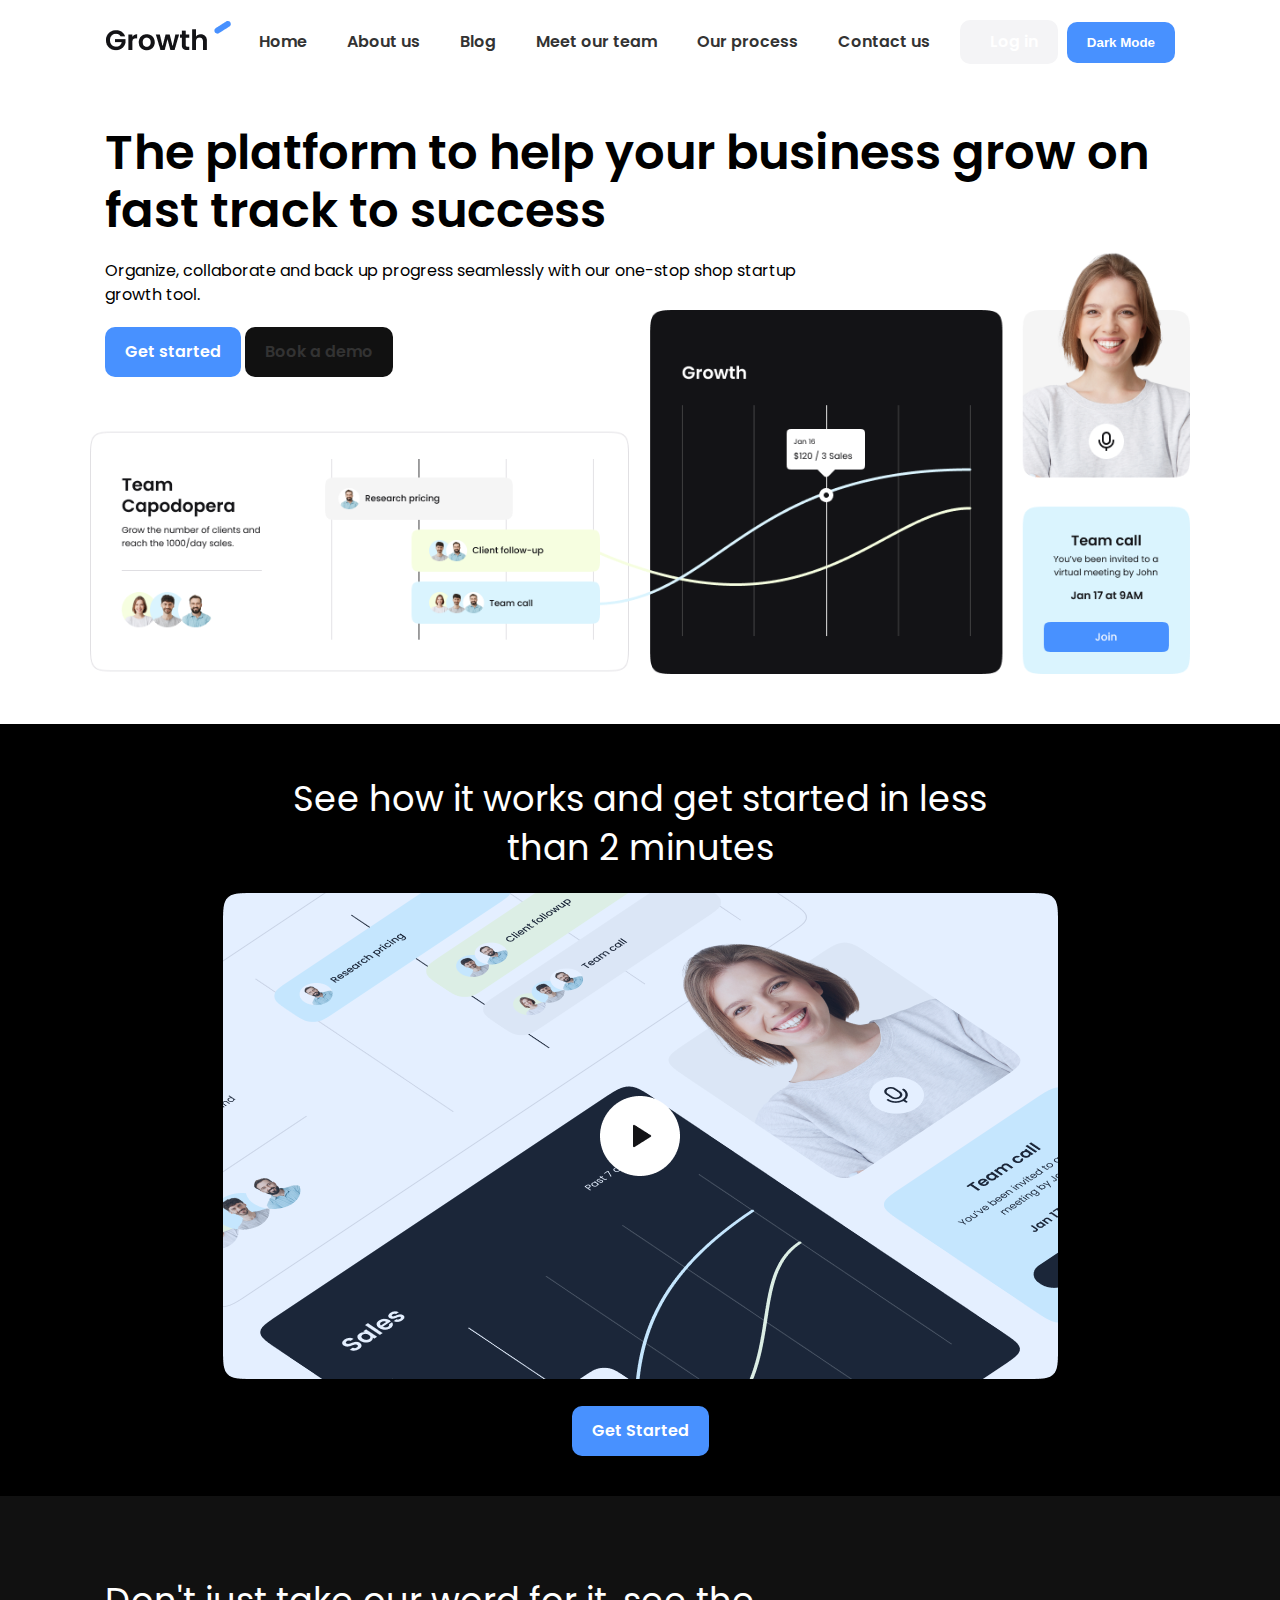
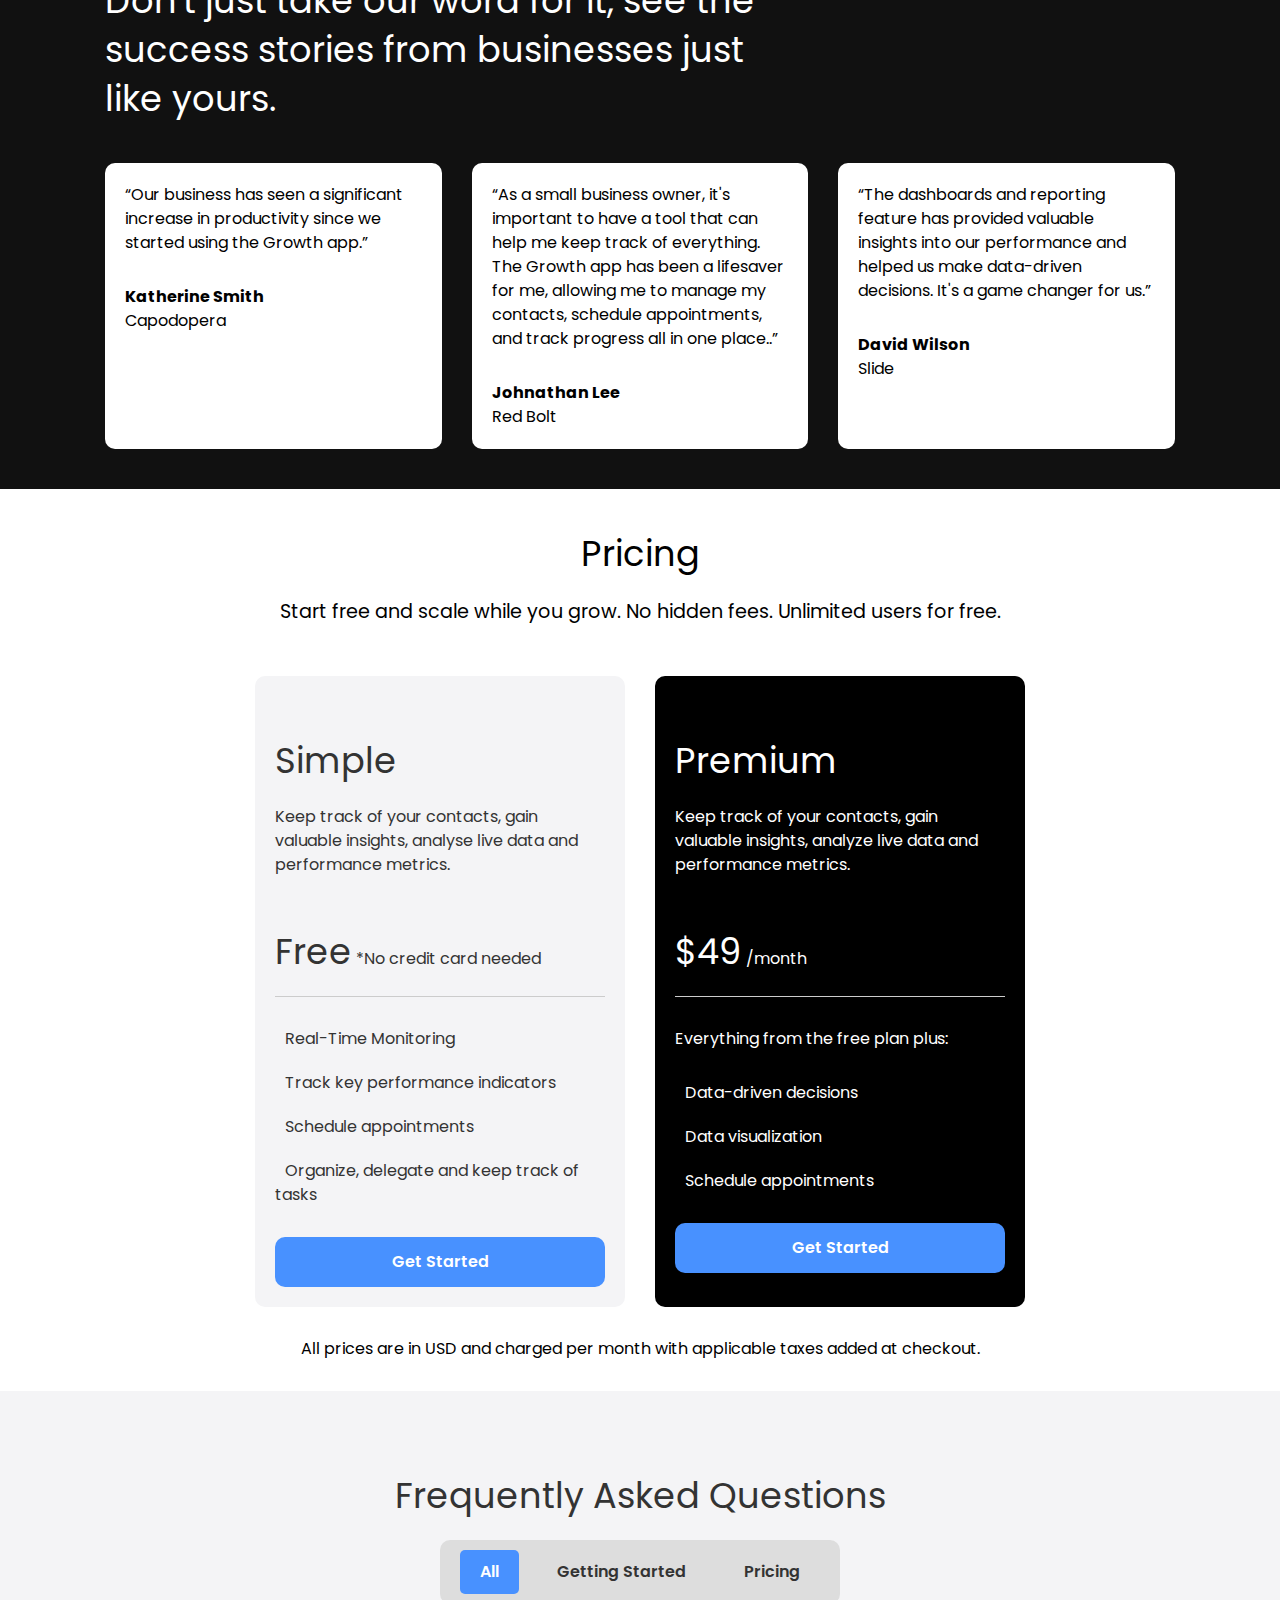
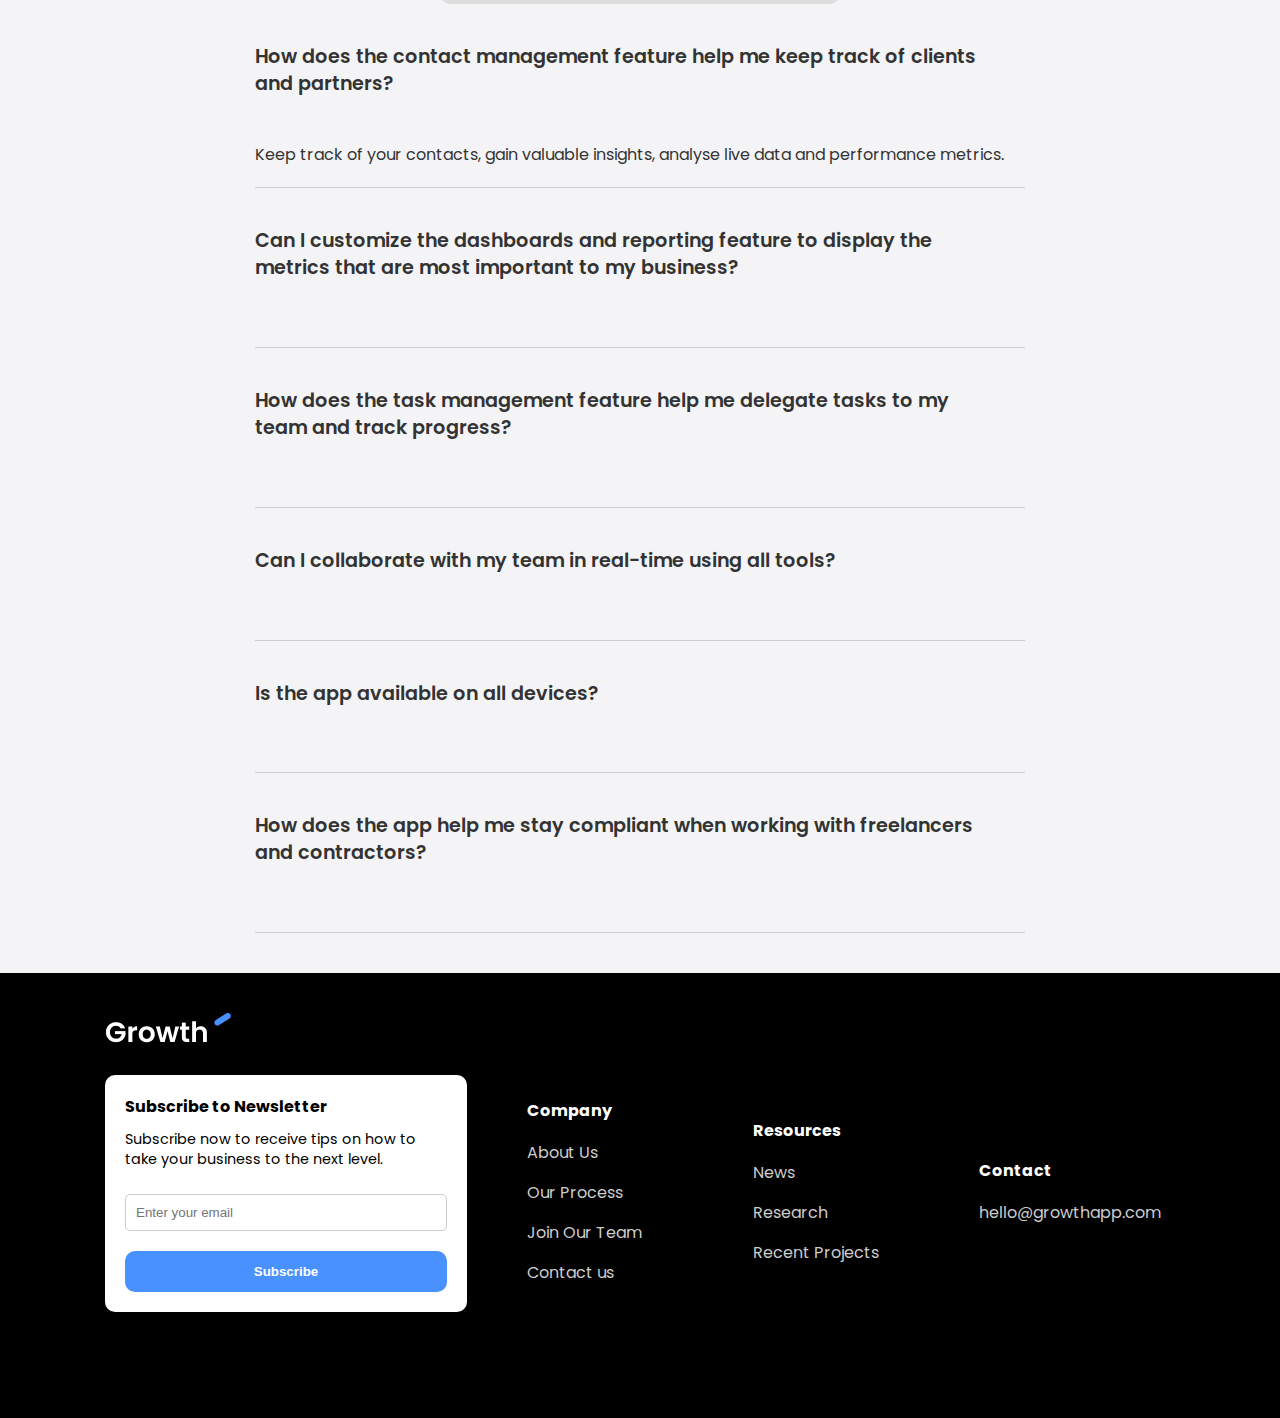
<file: index.html>
<!DOCTYPE html>
<html lang="en">
<head>
    <meta charset="UTF-8">
    <meta http-equiv="X-UA-Compatible" content="IE=edge">
    <meta name="viewport" content="width=device-width, initial-scale=1.0">
    <title>Growth App</title>
    <link rel="preconnect" href="https://fonts.googleapis.com">
    <link rel="preconnect" href="https://fonts.gstatic.com" crossorigin>
    <link href="https://fonts.googleapis.com/css2?family=Poppins:wght@300;400;600;700&display=swap" rel="stylesheet">
    <link rel="stylesheet" href="https://cdnjs.cloudflare.com/ajax/libs/font-awesome/6.5.2/css/all.min.css" integrity="sha512-SnH5WK+bZxgPHs44uWIX+LLJAJ9/2PkPKZ5QiAj6Ta86w+fsb2TkcmfRyVX3pBnMFcV7oQPJkl9QevSCWr3W6A==" crossorigin="anonymous" referrerpolicy="no-referrer" />
    <link rel="stylesheet" href="css/index.css">
    <link rel="shortcut icon" href="images/favicon.ico" type="image/x-icon"/>
    <style>
        /* Dark Mode Styles */
        body.dark-mode {
            background-color: #121212;
            color: #ffffff;
        }
        body.dark-mode .navbar, body.dark-mode .footer {
            background-color: #1e1e1e;
        }
        body.dark-mode .btn-primary {
            background-color: #bb86fc;
        }
        body.dark-mode .bg-dark {
            background-color: #121212;
        }
    </style>
</head>
<body>
    <nav class="navbar"> 
        <div class="container">
            <div class="logo">
                <a href="index.html">
                    <img src="images/logo.png" alt="logo">
                </a>
            </div>
            <div class="main-menu">
                <ul>
                    <li>
                        <a href="index.html">Home</a>
                    </li>
                    <li>
                        <a href="about_us.html"> About us</a>
                    </li>
                    <li>
                        <a href="blog.html"> Blog</a>
                    </li>
                    <li>
                        <a href="meet_team.html">Meet our team</a>
                    </li>
                    <li>
                        <a href="our_process.html">Our process</a>
                    </li>
                    <li>
                        <a href="contact.html">Contact us</a>
                    </li>
                    <li>
                        <a class="btn btn-dark" href="index.php">
                            <i class="fas fa-user"></i> Log in
                        </a>
                    </li>
                </ul>
            </div>
            <!-- Dark Mode Toggle Button -->
            <button id="dark-mode-toggle" class="btn btn-primary">
                <i class="fas fa-moon"></i> Dark Mode
            </button>
            <!-- Hamburger Button -->
            <button class="hamburger-button">
                <div class="hamburger-line"></div>
                <div class="hamburger-line"></div>
                <div class="hamburger-line"></div>
            </button>
            <div class="mobile-menu">
                <ul>
                    <li>
                        <a href="index.html">Home</a>
                    </li>
                    <li>
                        <a href="about_us.html">About Us</a>
                    </li>
                    <li>
                        <a href="blog.html">Blog</a>
                    </li>
                    <li>
                        <a href="meet_team.html">Meet our team</a>
                    </li><li>
                        <a href="our_process.html">Our process</a>
                    </li><li>
                        <a href="contact.html">Contact us</a>
                    </li>
                    <li>
                        <a class="btn" href="index.php"> <i class="fas fa-user"></i> Log In </a>
                    </li>
                </ul>
            </div>
        </div>
    </nav>
    <!--Hero-->
    <section class="hero">
        <div class="container">
            <div class="hero-content">
                <h2 class="hero-content-heading text-xxl">
                    The platform to help your business grow on fast track to success
                </h2>
                <p class="hero-text">
                    Organize, collaborate and back up progress seamlessly with our one-stop shop startup growth tool.
                </p>
                <div class="hero-buttons">
                    <a href="#" class="btn btn-primary"> Get started</a>
                    <a href="#" class="btn"> <i class="fas fa-laptop"></i>Book a demo</a>
                </div>
            </div>
        </div>
    </section>
    <!--Video Section-->
    <section class="video bg-black">
        <div class="container-sm">
            <h2 class="video-heading text-xl text-center">
                See how it works and get started in less than 2 minutes
            </h2>
            <div class="video-content">
                <a href="#">
                    <img
                        src="images/video-preview.png"
                        alt="video"
                        class="video-preview"
                    />
                </a>
                <a href="#" class="btn btn-primary">Get Started</a>
            </div>
        </div>
    </section>
    <!-- Testimonials -->
    <section class="testimonials bg-dark">
        <div class="container">
            <h3 class="testimonials-heading text-xl">
                Don't just take our word for it, see the success stories from
                businesses just like yours.
            </h3>
            <div class="testimonials-grid">
                <div class="card">
                    <p>
                        “Our business has seen a significant increase in productivity
                        since we started using the Growth app.”
                    </p>
                    <p>Katherine Smith</p>
                    <p>Capodopera</p>
                </div>
                <div class="card">
                    <p>
                        “As a small business owner, it's important to have a tool that can
                        help me keep track of everything. The Growth app has been a
                        lifesaver for me, allowing me to manage my contacts, schedule
                        appointments, and track progress all in one place..”
                    </p>
                    <p>Johnathan Lee</p>
                    <p>Red Bolt</p>
                </div>
                <div class="card">
                    <p>
                        “The dashboards and reporting feature has provided valuable
                        insights into our performance and helped us make data-driven
                        decisions. It's a game changer for us.”
                    </p>
                    <p>David Wilson</p>
                    <p>Slide</p>
                </div>
            </div>
        </div>
    </section>
    <!-- Pricing -->
    <section class="pricing">
        <div class="container-sm">
            <h3 class="pricing-heading text-xl text-center">Pricing</h3>
            <p class="pricing-subheading text-md text-center">
                Start free and scale while you grow. No hidden fees. Unlimited users
                for free.
            </p>
            <div class="pricing-grid">
                <!-- Pricing Card 1 -->
                <div class="card bg-light">
                    <div class="pricing-card-header">
                        <h4 class="pricing-heading text-xl">Simple</h4>
                        <p class="pricing-card-subheading">
                            Keep track of your contacts, gain valuable insights, analyse
                            live data and performance metrics.
                        </p>
                        <p class="pricing-card-price">
                            <span class="text-xl">Free</span>
                            *No credit card needed
                        </p>
                    </div>
                    <div class="pricing-card-body">
                        <ul>
                            <li><i class="fas fa-check"></i> Real-Time Monitoring</li>
                            <li><i class="fas fa-check"></i>Track key performance indicators</li>
                            <li><i class="fas fa-check"></i>Schedule appointments</li>
                            <li><i class="fas fa-check"></i>Organize, delegate and keep track of tasks</li>
                        </ul>
                        <a href="#" class="btn btn-primary btn-block">Get Started</a>
                    </div>
                </div>
                <!-- Pricing Card 2 -->
                <div class="card bg-black">
                    <div class="pricing-card-header">
                        <h4 class="pricing-card-heading text-xl">Premium</h4>
                        <p class="pricing-card-subheading">
                            Keep track of your contacts, gain valuable insights, analyze
                            live data and performance metrics.
                        </p>
                        <p class="pricing-card-price">
                            <span class="text-xl">$49</span> /month
                        </p>
                    </div>
                    <div class="pricing-card-body">
                        <p>Everything from the free plan plus:</p>
                        <ul>
                            <li><i class="fas fa-check"></i>Data-driven decisions</li>
                            <li><i class="fas fa-check"></i>Data visualization</li>
                            <li><i class="fas fa-check"></i>Schedule appointments</li>
                        </ul>
                        <a href="#" class="btn btn-primary btn-block">Get Started</a>
                    </div>
                </div>
            </div>
            <p class="pricing-footer text-center">
                All prices are in USD and charged per month with applicable taxes
                added at checkout.
            </p>
        </div>
    </section>
    <!-- FAQ -->
    <section class="faq bg-light">
      <div class="container-sm">
        <h3 class="text-xl text-center">Frequently Asked Questions</h3>
        <ul class="faq-menu">
          <li class="active">All</li>
          <li>Getting Started</li>
          <li>Pricing</li>
        </ul>
        <div class="faq-content">
          <div class="faq-group">
            <div class="faq-group-header">
              <h4 class="text-md">
                How does the contact management feature help me keep track of
                clients and partners?
              </h4>
              <i class="fas fa-minus"></i>
            </div>
            <div class="faq-group-body open">
              <p>
                Keep track of your contacts, gain valuable insights, analyse
                live data and performance metrics.
              </p>
            </div>
          </div>

          <div class="faq-group">
            <div class="faq-group-header">
              <h4 class="text-md">
                Can I customize the dashboards and reporting feature to display
                the metrics that are most important to my business?
              </h4>
              <i class="fas fa-plus"></i>
            </div>
            <div class="faq-group-body">
              <p>
                Lorem, ipsum dolor sit amet consectetur adipisicing elit. Ad
                culpa enim blanditiis rem ipsum aliquam, unde iste fugit
                praesentium eos?
              </p>
            </div>
          </div>

          <div class="faq-group">
            <div class="faq-group-header">
              <h4 class="text-md">
                How does the task management feature help me delegate tasks to
                my team and track progress?
              </h4>
              <i class="fas fa-plus"></i>
            </div>
            <div class="faq-group-body">
              <p>
                Lorem ipsum dolor sit amet, consectetur adipisicing elit.
                Incidunt, a! Quaerat, voluptatum. Animi molestias ex quasi
                explicabo minima perferendis commodi.
              </p>
            </div>
          </div>

          <div class="faq-group">
            <div class="faq-group-header">
              <h4 class="text-md">
                Can I collaborate with my team in real-time using all tools?
              </h4>
              <i class="fas fa-plus"></i>
            </div>
            <div class="faq-group-body">
              <p>
                Lorem, ipsum dolor sit amet consectetur adipisicing elit.
                Obcaecati doloremque assumenda aut dolorem recusandae quibusdam
                aliquid. Repellat animi quam vitae.
              </p>
            </div>
          </div>

          <div class="faq-group">
            <div class="faq-group-header">
              <h4 class="text-md">Is the app available on all devices?</h4>
              <i class="fas fa-plus"></i>
            </div>
            <div class="faq-group-body">
              <p>
                Lorem, ipsum dolor sit amet consectetur adipisicing elit.
                Obcaecati doloremque assumenda aut dolorem recusandae quibusdam
                aliquid. Repellat animi quam vitae.
              </p>
            </div>
          </div>

          <div class="faq-group">
            <div class="faq-group-header">
              <h4 class="text-md">
                How does the app help me stay compliant when working with
                freelancers and contractors?
              </h4>
              <i class="fas fa-plus"></i>
            </div>
            <div class="faq-group-body">
              <p>
                Lorem, ipsum dolor sit amet consectetur adipisicing elit.
                Obcaecati doloremque assumenda aut dolorem recusandae quibusdam
                aliquid. Repellat animi quam vitae.
              </p>
            </div>
          </div>
        </div>
      </div>
    </section>
    <!-- Footer -->
    <footer class="footer bg-black">
        <div class="container">
            <div class="footer-grid">
                <div>
                    <a href="index.html">
                        <img src="images/logo-white.png" alt="logo" />
                    </a>
                    <div class="card">
                        <h4>Subscribe to Newsletter</h4>
                        <p class="text-sm">
                            Subscribe now to receive tips on how to take your business to
                            the next level.
                        </p>
                        <form>
                            <input type="email" id="email" placeholder="Enter your email" />
                            <button type="submit" class="btn btn-primary btn-block">
                                Subscribe
                            </button>
                        </form>
                    </div>
                    <i class="fab fa-linkedin"></i>
                    <i class="fab fa-twitter"></i>
                    <i class="fab fa-instagram"></i>
                </div>
                <div>
                    <h4>Company</h4>
                    <ul>
                        <li><a href="about_us.html">About Us</a></li>
                        <li><a href="our_process.html">Our Process</a></li>
                        <li><a href="meet_team.html">Join Our Team</a></li>
                        <li> <a href="contact.html"> Contact us</a></li>
                    </ul>
                </div>
                <div>
                    <h4>Resources</h4>
                    <ul>
                        <li><a href="#">News</a></li>
                        <li><a href="#">Research</a></li>
                        <li><a href="#">Recent Projects</a></li>
                    </ul>
                </div>
                <div>
                    <h4>Contact</h4>
                    <ul>
                        <li>
                            <a href="#">hello@growthapp.com</a>
                        </li>
                    </ul>
                </div>
            </div>
        </div>
    </footer>

    <script src="js/main.js"></script>
</body>
</html>
</file>
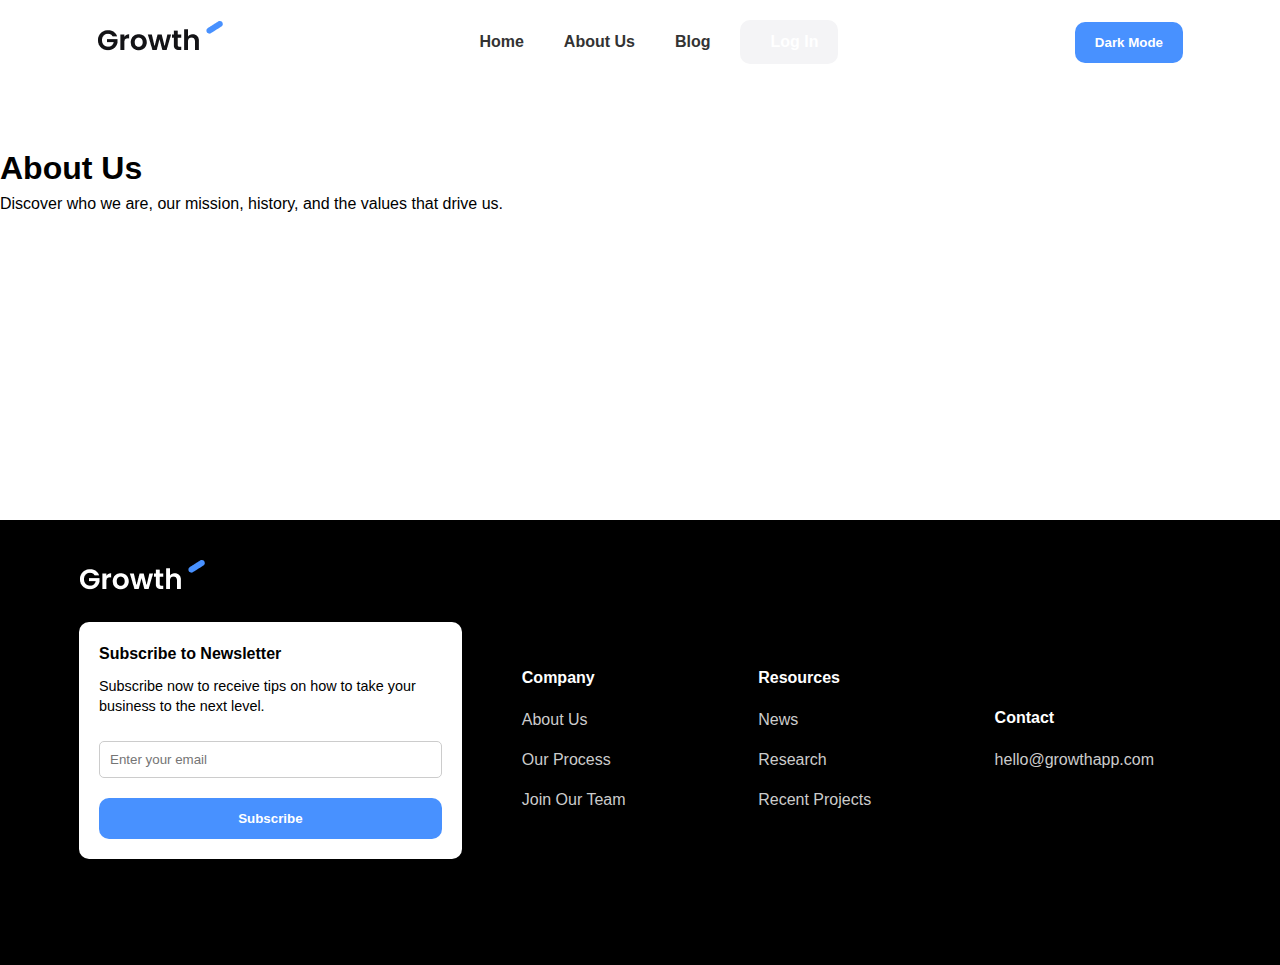
<file: about_us.html>
<!DOCTYPE html>
<html lang="en">
<head>
    <meta charset="UTF-8">
    <meta http-equiv="X-UA-Compatible" content="IE=edge">
    <meta name="viewport" content="width=device-width, initial-scale=1.0">
    <title>About Us - Growth App</title>
    <link rel="stylesheet" href="css/index.css">
    <link rel="stylesheet" href="css/about_us.css">
    
</head>
<body>
    <nav class="navbar"> 
        <div class="container">
            <div class="logo">
                <a href="index.html">
                    <img src="images/logo.png" alt="logo">
                </a>
            </div>
            <div class="main-menu">
                <ul>
                    <li><a href="index.html">Home</a></li>
                    <li><a href="about_us.html">About Us</a></li>
                    <li><a href="blog.html">Blog</a></li>
                    <li><a class="btn btn-dark" href="index.php"><i class="fas fa-user"></i> Log In</a></li>
                </ul>
            </div>
            <button id="dark-mode-toggle" class="btn btn-primary">
                <i class="fas fa-moon"></i> Dark Mode
            </button>
            <button class="hamburger-button">
                <div class="hamburger-line"></div>
                <div class="hamburger-line"></div>
                <div class="hamburger-line"></div>
            </button>
            <div class="mobile-menu">
                <ul>
                    <li><a href="index.html">Home</a></li>
                    <li><a href="about_us.html">About Us</a></li>
                    <li><a href="blog.html">Blog</a></li>
                    <li><a class="btn" href="index.php"><i class="fas fa-user"></i> Log In</a></li>
                </ul>
            </div>
        </div>
    </nav>
    <!-- About Us Section -->
    <section class="about-us">
        <div class="about-us-container">
            <div class="about-us-header">
                <h1>About Us</h1>
                <p>Discover who we are, our mission, history, and the values that drive us.</p>
            </div>
            <div class="about-us-content">
                <div class="about-us-section">
                    <h2>Our Mission</h2>
                    <p>At Growth App, our mission is to empower businesses with innovative tools that streamline operations and boost productivity. We aim to simplify complex processes, allowing businesses to focus on growth and success.</p>
                </div>
                <div class="about-us-section">
                    <h2>Our History</h2>
                    <p>Founded in 2020, Growth App began as a small startup with a vision to revolutionize business management. Over the years, we've expanded into a leading platform, known for our commitment to innovation and customer satisfaction.</p>
                </div>
                <div class="about-us-section">
                    <h2>Meet the Team</h2>
                    <p>Our team comprises dedicated professionals with diverse backgrounds and expertise. We work collaboratively to deliver top-notch solutions for our clients, guided by our shared passion for excellence.</p>
                </div>
                <div class="about-us-section">
                    <h2>Our Values</h2>
                    <p>Integrity, innovation, and customer satisfaction are the cornerstones of our values. We strive to provide high-quality products and services while fostering transparency and building lasting relationships with our clients.</p>
                </div>
            </div>
        </div>
    </section>
    <footer class="footer bg-black">
        <div class="container">
            <div class="footer-grid">
                <div>
                    <a href="index.html">
                        <img src="images/logo-white.png" alt="logo" />
                    </a>
                    <div class="card">
                        <h4>Subscribe to Newsletter</h4>
                        <p class="text-sm">
                            Subscribe now to receive tips on how to take your business to the next level.
                        </p>
                        <form>
                            <input type="email" id="email" placeholder="Enter your email" />
                            <button type="submit" class="btn btn-primary btn-block">
                                Subscribe
                            </button>
                        </form>
                    </div>
                    <i class="fab fa-linkedin"></i>
                    <i class="fab fa-twitter"></i>
                    <i class="fab fa-instagram"></i>
                </div>
                <div>
                    <h4>Company</h4>
                    <ul>
                        <li><a href="about_us.html">About Us</a></li>
                        <li><a href="#">Our Process</a></li>
                        <li><a href="meet_team.html">Join Our Team</a></li>
                    </ul>
                </div>
                <div>
                    <h4>Resources</h4>
                    <ul>
                        <li><a href="#">News</a></li>
                        <li><a href="#">Research</a></li>
                        <li><a href="#">Recent Projects</a></li>
                    </ul>
                </div>
                <div>
                    <h4>Contact</h4>
                    <ul>
                        <li><a href="#">hello@growthapp.com</a></li>
                    </ul>
                </div>
            </div>
        </div>
    </footer>

    <script src="js/main.js"></script>
</body>
</html>
</file>
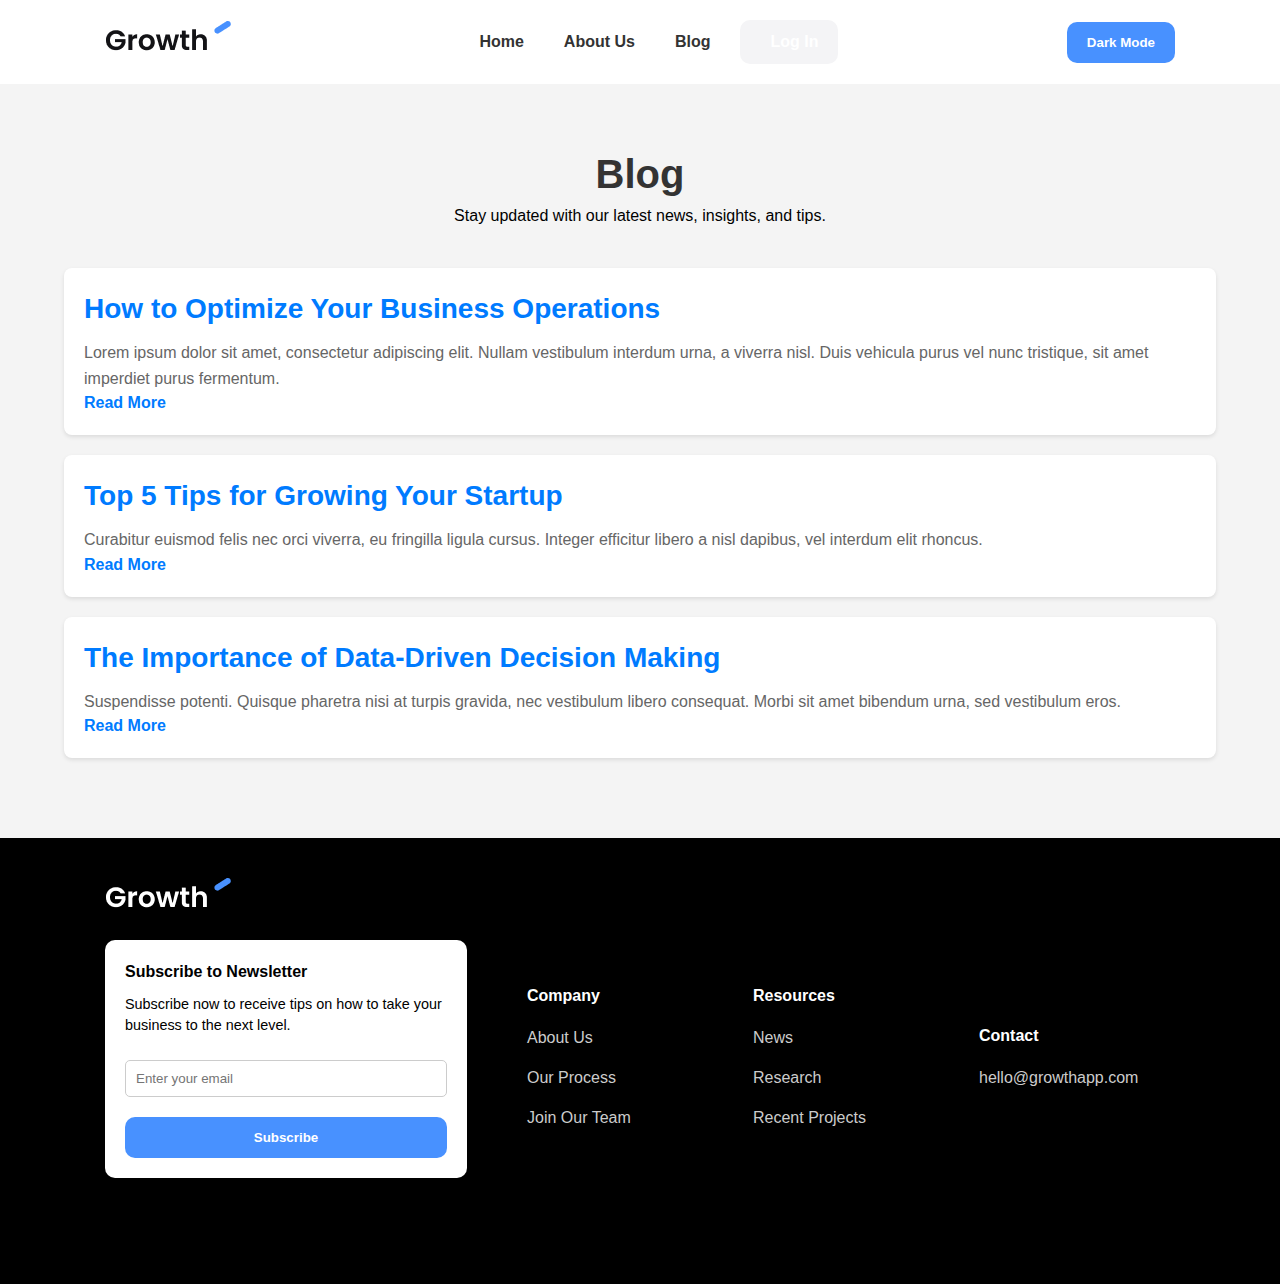
<file: blog.html>
<!DOCTYPE html>
<html lang="en">
<head>
    <meta charset="UTF-8">
    <meta http-equiv="X-UA-Compatible" content="IE=edge">
    <meta name="viewport" content="width=device-width, initial-scale=1.0">
    <title>Blog - Growth App</title>
    <link rel="stylesheet" href="css/blog.css">
    <link rel="stylesheet" href="css/index.css">
    

    
    
    
</head>
<body>
    <nav class="navbar"> 
        <div class="container">
            <div class="logo">
                <a href="index.html">
                    <img src="images/logo.png" alt="logo">
                </a>
            </div>
            <div class="main-menu">
                <ul>
                    <li><a href="index.html">Home</a></li>
                    <li><a href="about_us.html">About Us</a></li>
                    <li><a href="blog.html">Blog</a></li>
                    <li><a class="btn btn-dark" href="index.php"><i class="fas fa-user"></i> Log In</a></li>
                </ul>
            </div>
            <button id="dark-mode-toggle" class="btn btn-primary">
                <i class="fas fa-moon"></i> Dark Mode
            </button>
            <button class="hamburger-button">
                <div class="hamburger-line"></div>
                <div class="hamburger-line"></div>
                <div class="hamburger-line"></div>
            </button>
            <div class="mobile-menu">
                <ul>
                    <li><a href="index.html">Home</a></li>
                    <li><a href="about_us.html">About Us</a></li>
                    <li><a href="blog.html">Blog</a></li>
                    <li><a href ="contact.html">Contact us</a></li>
                    <li><a class="btn" href="index.php"><i class="fas fa-user"></i> Log In</a></li>
                </ul>
            </div>
        </div>
    </nav>
    <!-- Blog Section -->
    <section class="blog">
        <div class="blog-container">
            <div class="blog-header">
                <h1>Blog</h1>
                <p>Stay updated with our latest news, insights, and tips.</p>
            </div>
            <article class="blog-post">
                <h2>How to Optimize Your Business Operations</h2>
                <p>Lorem ipsum dolor sit amet, consectetur adipiscing elit. Nullam vestibulum interdum urna, a viverra nisl. Duis vehicula purus vel nunc tristique, sit amet imperdiet purus fermentum.</p>
                <a href="#">Read More</a>
            </article>
            <article class="blog-post">
                <h2>Top 5 Tips for Growing Your Startup</h2>
                <p>Curabitur euismod felis nec orci viverra, eu fringilla ligula cursus. Integer efficitur libero a nisl dapibus, vel interdum elit rhoncus.</p>
                <a href="#">Read More</a>
            </article>
            <article class="blog-post">
                <h2>The Importance of Data-Driven Decision Making</h2>
                <p>Suspendisse potenti. Quisque pharetra nisi at turpis gravida, nec vestibulum libero consequat. Morbi sit amet bibendum urna, sed vestibulum eros.</p>
                <a href="#">Read More</a>
            </article>
        </div>
    </section>
    <footer class="footer bg-black">
        <div class="container">
            <div class="footer-grid">
                <div>
                    <a href="index.html">
                        <img src="images/logo-white.png" alt="logo" />
                    </a>
                    <div class="card">
                        <h4>Subscribe to Newsletter</h4>
                        <p class="text-sm">
                            Subscribe now to receive tips on how to take your business to the next level.
                        </p>
                        <form>
                            <input type="email" id="email" placeholder="Enter your email" />
                            <button type="submit" class="btn btn-primary btn-block">
                                Subscribe
                            </button>
                        </form>
                    </div>
                    <i class="fab fa-linkedin"></i>
                    <i class="fab fa-twitter"></i>
                    <i class="fab fa-instagram"></i>
                </div>
                <div>
                    <h4>Company</h4>
                    <ul>
                        <li><a href="about_us.html">About Us</a></li>
                        <li><a href="#">Our Process</a></li>
                        <li><a href="meet_team.html">Join Our Team</a></li>
                    </ul>
                </div>
                <div>
                    <h4>Resources</h4>
                    <ul>
                        <li><a href="#">News</a></li>
                        <li><a href="#">Research</a></li>
                        <li><a href="#">Recent Projects</a></li>
                    </ul>
                </div>
                <div>
                    <h4>Contact</h4>
                    <ul>
                        <li><a href="#">hello@growthapp.com</a></li>
                    </ul>
                </div>
            </div>
        </div>
    </footer>

    <script src="js/main.js"></script>
</body>
</html>
</file>
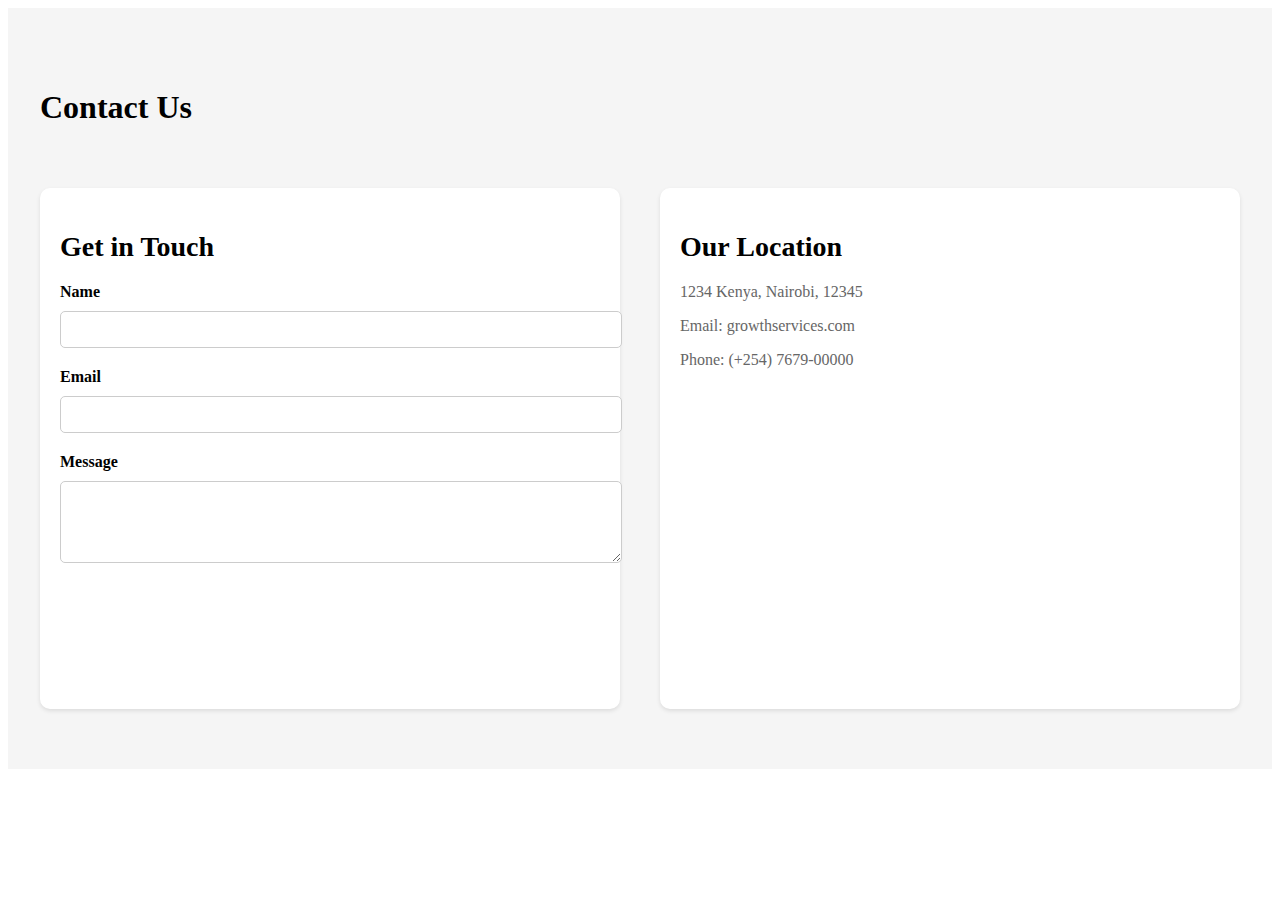
<file: contact.html>
<!DOCTYPE html>
<html lang="en">
<head>
    <meta charset="UTF-8">
    <meta name="viewport" content="width=device-width, initial-scale=1.0">
    <title>Contact Us</title>
    <link rel="stylesheet" href="css/contact.css">
</head>
<body>
    <header>
        <!-- Include your navigation bar here -->
    </header>

    <main>
        <section class="contact">
            <div class="container">
                <h1 class="section-heading">Contact Us</h1>
                <div class="contact-content">
                    <div class="contact-form">
                        <h2>Get in Touch</h2>
                        <form action="submit_form.php" method="POST">
                            <label for="name">Name</label>
                            <input type="text" id="name" name="name" required>

                            <label for="email">Email</label>
                            <input type="email" id="email" name="email" required>

                            <label for="message">Message</label>
                            <textarea id="message" name="message" rows="4" required></textarea>

                            <button type="submit" class="btn-primary">Send Message</button>
                        </form>
                    </div>
                    <div class="contact-info">
                        <h2>Our Location</h2>
                        <p>1234 Kenya, Nairobi, 12345</p>
                        <p>Email: growthservices.com</p>
                        <p>Phone: (+254) 7679-00000</p>
                        <div class="map">
                            <iframe 
                                src="https://www.google.com/maps/embed?pb=!1m18!1m12!1m3!1d3988.9167084301002!2d36.87663897478895!3d-1.218089135555!2m3!1f0!2f0!3f0!3m2!1i1024!2i768!4f13.1!3m3!1m2!1s0x182f15f826d2697b%3A0x283746033cb1b5a5!2sUnited%20States%20International%20University%20Africa!5e0!3m2!1sen!2ske!4v1721940963929!5m2!1sen!2ske"
                                width="600" 
                                height="450" 
                                style="border:0;" 
                                allowfullscreen="" 
                                loading="lazy">
                            </iframe>
                        </div>
                    </div>
                    
                </div>
            </div>
        </section>
    </main>

    <footer>
        <!-- Include your footer here -->
    </footer>
</body>
</html>
</file>
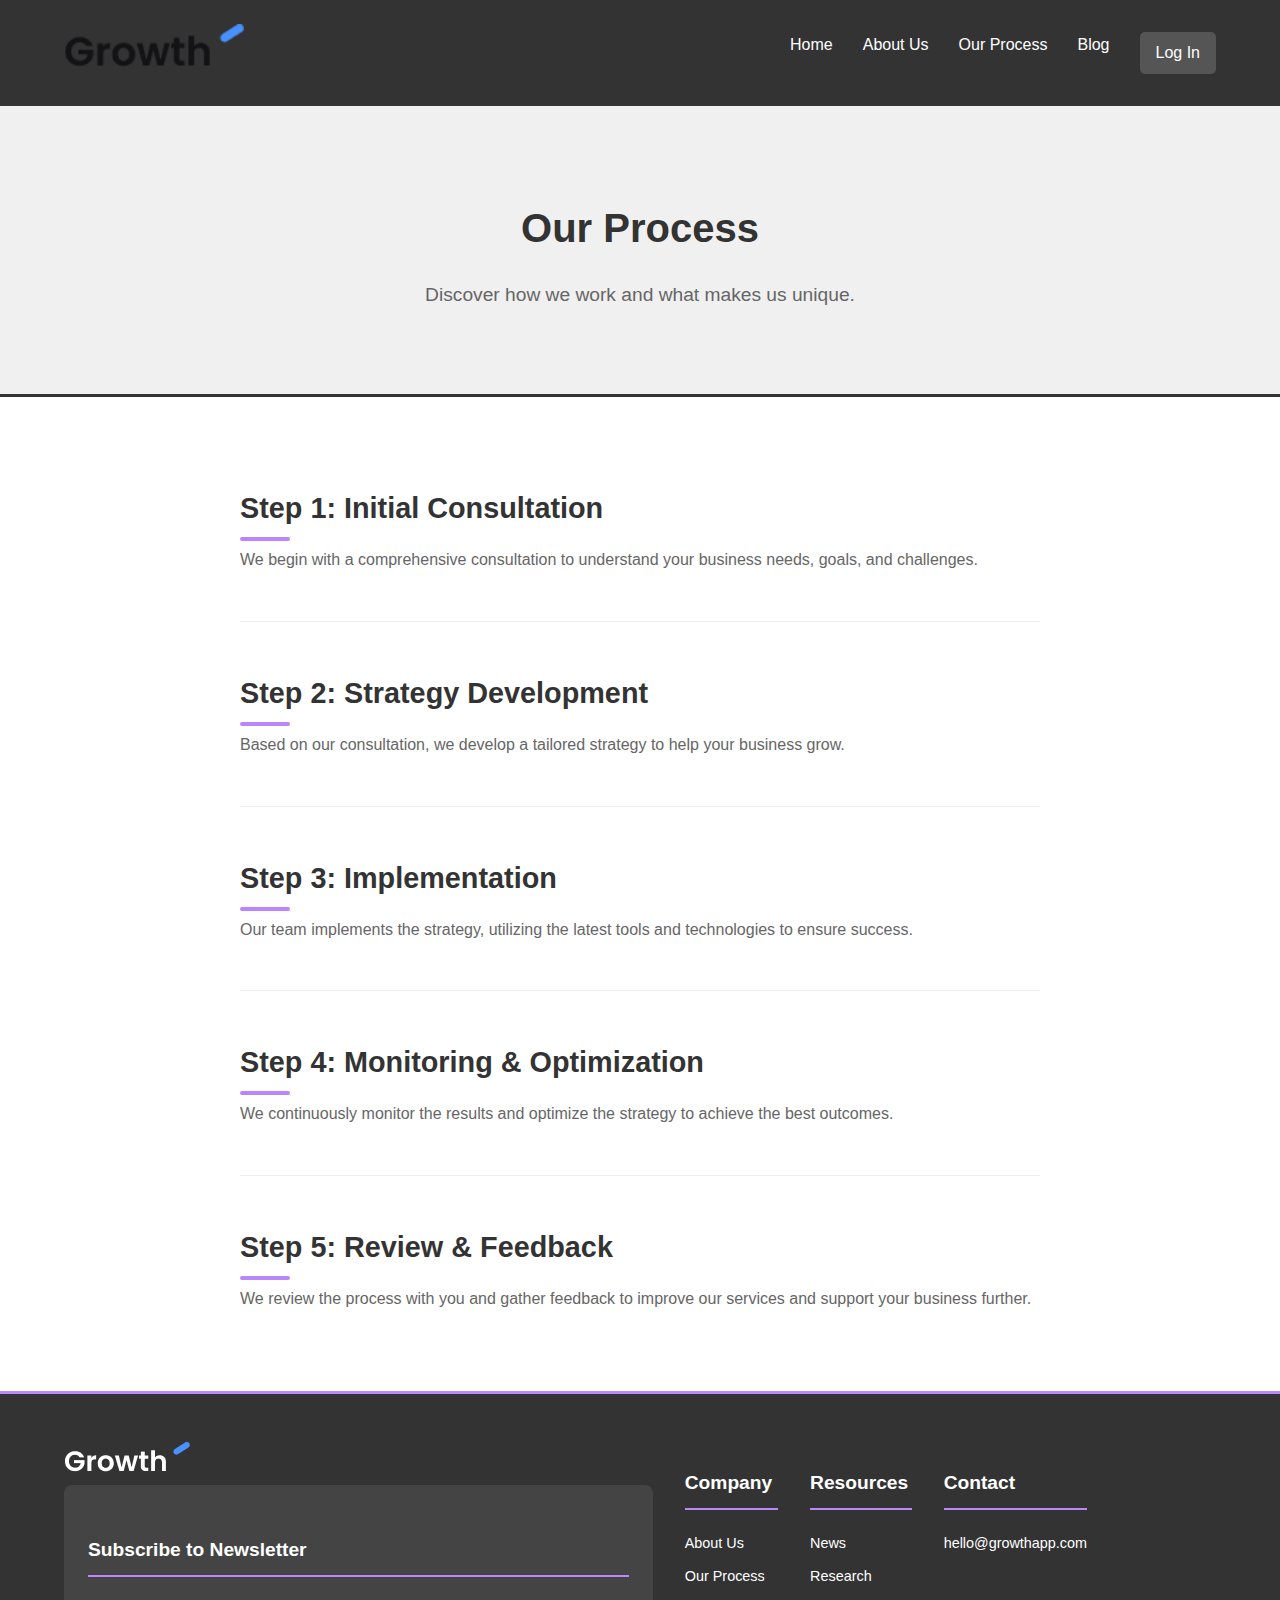
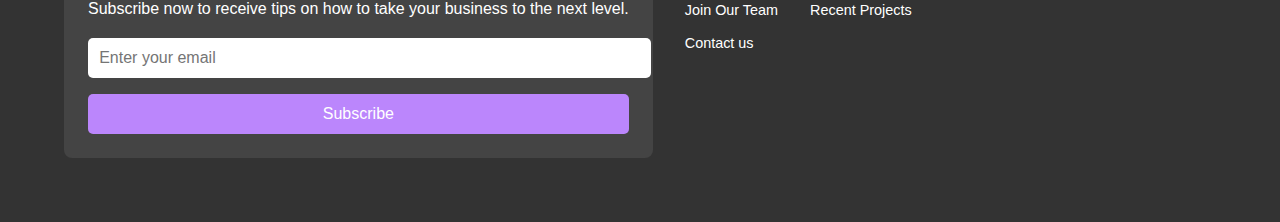
<file: our_process.html>
<!DOCTYPE html>
<html lang="en">
<head>
    <meta charset="UTF-8">
    <meta http-equiv="X-UA-Compatible" content="IE=edge">
    <meta name="viewport" content="width=device-width, initial-scale=1.0">
    <title>Our Process - Growth App</title>
    <link rel="stylesheet" href="css/our_process.css">
</head>
<body>
    <nav class="navbar">
        <div class="container">
            <div class="logo">
                <a href="index.html"><img src="images/logo.png" alt="logo"></a>
            </div>
            <div class="main-menu">
                <ul>
                    <li><a href="index.html">Home</a></li>
                    <li><a href="about_us.html">About Us</a></li>
                    <li><a href="our_process.html">Our Process</a></li>
                    <li><a href="blog.html">Blog</a></li>
                    <li><a class="btn btn-dark" href="index.php"><i class="fas fa-user"></i> Log In</a></li>
                </ul>
            </div>
        </div>
    </nav>

    <header class="hero">
        <div class="container">
            <h1 class="text-xxl">Our Process</h1>
            <p class="text-md">Discover how we work and what makes us unique.</p>
        </div>
    </header>

    <section class="process">
        <div class="container">
            <div class="process-step">
                <h2 class="text-xl">Step 1: Initial Consultation</h2>
                <p>We begin with a comprehensive consultation to understand your business needs, goals, and challenges.</p>
            </div>
            <div class="process-step">
                <h2 class="text-xl">Step 2: Strategy Development</h2>
                <p>Based on our consultation, we develop a tailored strategy to help your business grow.</p>
            </div>
            <div class="process-step">
                <h2 class="text-xl">Step 3: Implementation</h2>
                <p>Our team implements the strategy, utilizing the latest tools and technologies to ensure success.</p>
            </div>
            <div class="process-step">
                <h2 class="text-xl">Step 4: Monitoring & Optimization</h2>
                <p>We continuously monitor the results and optimize the strategy to achieve the best outcomes.</p>
            </div>
            <div class="process-step">
                <h2 class="text-xl">Step 5: Review & Feedback</h2>
                <p>We review the process with you and gather feedback to improve our services and support your business further.</p>
            </div>
        </div>
    </section>

    <footer class="footer bg-black">
        <div class="container">
            <div class="footer-grid">
                <div>
                    <a href="index.html"><img src="images/logo-white.png" alt="logo" /></a>
                    <div class="card">
                        <h4>Subscribe to Newsletter</h4>
                        <p class="text-sm">Subscribe now to receive tips on how to take your business to the next level.</p>
                        <form>
                            <input type="email" id="email" placeholder="Enter your email" />
                            <button type="submit" class="btn btn-primary btn-block">Subscribe</button>
                        </form>
                    </div>
                </div>
                <div>
                    <h4>Company</h4>
                    <ul>
                        <li><a href="about_us.html">About Us</a></li>
                        <li><a href="our_process.html">Our Process</a></li>
                        <li><a href="meet_team.html">Join Our Team</a></li>
                        <li><a href="contact.html">Contact us</a></li>
                    </ul>
                </div>
                <div>
                    <h4>Resources</h4>
                    <ul>
                        <li><a href="#">News</a></li>
                        <li><a href="#">Research</a></li>
                        <li><a href="#">Recent Projects</a></li>
                    </ul>
                </div>
                <div>
                    <h4>Contact</h4>
                    <ul>
                        <li><a href="#">hello@growthapp.com</a></li>
                    </ul>
                </div>
            </div>
        </div>
    </footer>

    <script src="js/our_process.js"></script>
</body>
</html>
</file>
<file: css/about_us.css>
body {
    font-family: 'Poppins', sans-serif;
    margin: 0;
    padding: 0;
    background-color: #f4f4f4;
}

.about-us {
    padding: 60px 0;
    background-color: #fff;
}

.container {
    width: 90%;
    margin: 0 auto;
    max-width: 1200px;
}

.text-xxl {
    font-size: 2.5rem;
    color: #333;
    margin-bottom: 20px;
}

.text-lg {
    font-size: 1.25rem;
    color: #555;
    margin-bottom: 30px;
}

.text-xl {
    font-size: 1.5rem;
    color: #333;
    margin-bottom: 15px;
}

.about-us-content {
    display: flex;
    flex-wrap: wrap;
    gap: 20px;
}

.about-us-section {
    flex: 1;
    min-width: 280px;
    background-color: #f9f9f9;
    padding: 20px;
    border-radius: 8px;
    box-shadow: 0 2px 4px rgba(0, 0, 0, 0.1);
    transition: box-shadow 0.3s ease, transform 0.3s ease;
    cursor: pointer; /* Cursor style */
}

/* Glow effect on hover */
.about-us-section:hover {
    box-shadow: 0 0 20px rgba(0, 123, 255, 0.8); /* Blue glow */
    transform: translateY(-5px); /* Lift effect */
}

/* Glow cursor */
body {
    cursor: url('https://example.com/glow-cursor.png'), auto; /* Replace with your glow cursor URL */
}

.about-us-section h3 {
    margin-top: 0;
    margin-bottom: 15px;
    color: #007bff;
    position: relative;
    overflow: hidden;
}

/* Glowing text effect */
.about-us-section h3::before {
    content: '';
    position: absolute;
    top: 50%;
    left: 50%;
    width: 150%;
    height: 150%;
    background: linear-gradient(45deg, rgba(0, 123, 255, 0.4), rgba(0, 123, 255, 0.6));
    opacity: 0;
    transition: opacity 0.4s ease;
    transform: translate(-50%, -50%) rotate(30deg);
    z-index: -1;
}

.about-us-section h3:hover::before {
    opacity: 1;
}

/* Animation for smooth appearance */
.about-us-section {
    opacity: 0;
    transform: translateY(20px);
    animation: fadeInUp 0.6s forwards;
}

@keyframes fadeInUp {
    to {
        opacity: 1;
        transform: translateY(0);
    }
}
</file>
<file: css/blog.css>
/* Blog Styles */
.blog {
    padding: 60px 0;
    background-color: #f4f4f4;
}
.blog-container {
    width: 90%;
    margin: 0 auto;
    max-width: 1200px;
}
.blog-header {
    text-align: center;
    margin-bottom: 40px;
}
.blog-header h1 {
    font-size: 2.5rem;
    color: #333;
}
.blog-post {
    background-color: #fff;
    padding: 20px;
    border-radius: 8px;
    box-shadow: 0 2px 4px rgba(0, 0, 0, 0.1);
    margin-bottom: 20px;
    transition: box-shadow 0.3s ease;
}
.blog-post:hover {
    box-shadow: 0 4px 8px rgba(0, 123, 255, 0.3);
}
.blog-post h2 {
    font-size: 1.75rem;
    color: #007bff;
    margin-bottom: 10px;
}
.blog-post p {
    color: #666;
    line-height: 1.6;
}
.blog-post a {
    color: #007bff;
    text-decoration: none;
    font-weight: bold;
}
.blog-post a:hover {
    text-decoration: underline;
}
</file>
<file: css/contact.css>
/* Contact Page Styles */
.contact {
    padding: 60px 20px;
    background-color: #f5f5f5;
}

.contact .container {
    max-width: 1200px;
    margin: 0 auto;
    display: flex;
    flex-direction: column;
    gap: 40px;
}

.contact-heading {
    font-size: 2rem;
    margin-bottom: 20px;
    text-align: center;
    color: #333;
}

.contact-content {
    display: flex;
    justify-content: space-between;
    flex-wrap: wrap;
    gap: 40px;
}

.contact-form {
    flex: 1;
    background-color: #fff;
    padding: 20px;
    border-radius: 10px;
    box-shadow: 0 2px 4px rgba(0, 0, 0, 0.1);
}

.contact-form h2 {
    margin-bottom: 20px;
    font-size: 1.75rem;
}

.contact-form label {
    display: block;
    margin-bottom: 10px;
    font-weight: bold;
}

.contact-form input, 
.contact-form textarea {
    width: 100%;
    padding: 10px;
    margin-bottom: 20px;
    border: 1px solid #ccc;
    border-radius: 5px;
}

.contact-form button {
    background-color: var(--secondary-color);
    color: #fff;
    padding: 10px 20px;
    border-radius: 5px;
    cursor: pointer;
    border: none;
    transition: background-color 0.3s;
}

.contact-form button:hover {
    background-color: #e68a00;
}

.contact-info {
    flex: 1;
    background-color: #fff;
    padding: 20px;
    border-radius: 10px;
    box-shadow: 0 2px 4px rgba(0, 0, 0, 0.1);
}

.contact-info h2 {
    margin-bottom: 20px;
    font-size: 1.75rem;
}

.contact-info p {
    margin-bottom: 10px;
    color: #666;
}

.map {
    margin-top: 20px;
    width: 100%;
    height: 300px;
    overflow: hidden;
}

.map iframe {
    width: 100%;
    height: 100%;
    border: 0;
}
</file>
<file: css/our_process.css>
/* General Styles */
body {
    font-family: 'Poppins', sans-serif;
    margin: 0;
    padding: 0;
    color: #333;
    background-color: #f9f9f9;
    line-height: 1.6;
}

.container {
    width: 90%;
    max-width: 1200px;
    margin: 0 auto;
    padding: 0 20px;
}

/* Navbar */
.navbar {
    background-color: #333;
    padding: 1.5em 0;
    box-shadow: 0 2px 5px rgba(0, 0, 0, 0.1);
}

.navbar .container {
    display: flex;
    align-items: center;
    justify-content: space-between;
}

.navbar .logo img {
    height: 50px;
}

.navbar .main-menu ul {
    list-style: none;
    margin: 0;
    padding: 0;
    display: flex;
}

.navbar .main-menu ul li {
    margin-left: 30px;
}

.navbar .main-menu ul li a {
    color: #fff;
    text-decoration: none;
    font-weight: 500;
    transition: color 0.3s ease;
}

.navbar .main-menu ul li a:hover {
    color: #bb86fc;
}

.navbar .btn-dark {
    background-color: #555;
    color: #fff;
    padding: 0.5em 1em;
    border: none;
    border-radius: 5px;
    cursor: pointer;
    text-decoration: none;
    display: inline-block;
    transition: background-color 0.3s ease;
}

.navbar .btn-dark:hover {
    background-color: #777;
}

/* Hero Section */
.hero {
    background-color: #f0f0f0;
    padding: 4em 0;
    text-align: center;
    border-bottom: 3px solid #333;
}

.hero .container {
    max-width: 800px;
    margin: 0 auto;
}

.hero .text-xxl {
    font-size: 2.5em;
    font-weight: 700;
    margin-bottom: 0.5em;
    color: #333;
}

.hero .text-md {
    font-size: 1.2em;
    color: #666;
}

/* Process Section */
.process {
    padding: 4em 0;
    background-color: #fff;
}

.process .container {
    max-width: 800px;
    margin: 0 auto;
}

.process .process-step {
    margin-bottom: 3em;
    padding-bottom: 2em;
    border-bottom: 1px solid #eee;
}

.process .process-step:last-child {
    border-bottom: none;
    margin-bottom: 0;
    padding-bottom: 0;
}

.process .process-step h2 {
    font-size: 1.8em;
    color: #333;
    margin-bottom: 0.5em;
    position: relative;
}

.process .process-step h2::before {
    content: '';
    position: absolute;
    left: 0;
    bottom: -10px;
    width: 50px;
    height: 4px;
    background-color: #bb86fc;
    border-radius: 2px;
}

.process .process-step p {
    font-size: 1em;
    color: #666;
    margin-top: 1em;
}

/* Footer */
.footer {
    padding: 3em 0;
    color: #fff;
    background-color: #333;
    border-top: 3px solid #bb86fc;
}

.footer .container {
    display: flex;
    justify-content: space-between;
    flex-wrap: wrap;
}

.footer-grid {
    display: flex;
    justify-content: space-between;
    flex-wrap: wrap;
    gap: 2em;
}

.footer h4 {
    margin-bottom: 1em;
    font-size: 1.2em;
    border-bottom: 2px solid #bb86fc;
    padding-bottom: 0.5em;
}

.footer ul {
    list-style: none;
    padding: 0;
}

.footer ul li {
    margin-bottom: 0.5em;
}

.footer ul li a {
    color: #fff;
    text-decoration: none;
    font-size: 0.9em;
    transition: color 0.3s ease;
}

.footer ul li a:hover {
    color: #bb86fc;
}

.footer .card {
    background-color: #444;
    padding: 1.5em;
    border-radius: 8px;
    margin-bottom: 1em;
}

.footer .card form {
    display: flex;
    flex-direction: column;
}

.footer .card input[type="email"] {
    padding: 0.7em;
    margin-bottom: 1em;
    border: none;
    border-radius: 5px;
    font-size: 1em;
    width: 100%;
}

.footer .card button {
    background-color: #bb86fc;
    border: none;
    padding: 0.7em;
    border-radius: 5px;
    cursor: pointer;
    color: #fff;
    font-size: 1em;
    transition: background-color 0.3s ease;
}

.footer .card button:hover {
    background-color: #9f65f7;
}

/* Responsive Styles */
@media (max-width: 768px) {
    .navbar .main-menu ul {
        flex-direction: column;
        align-items: center;
    }

    .navbar .main-menu ul li {
        margin-left: 0;
        margin-bottom: 10px;
    }

    .footer .container {
        flex-direction: column;
    }
}
</file>
<file: css/index.css>
/* Basic Reset and Global Styles */
* {
  box-sizing: border-box;
  margin: 0;
  padding: 0;
}
:root {
  --primary-color: #4891ff;
  --light-color: #f4f4f6;
  --dark-color: #111;
  --text-light: #fff;
  --text-dark: #000;
  --background-light: #fff;
  --background-dark: #333;
  --shadow-light: rgba(72, 145, 255, 0.6);
  --shadow-dark: rgba(72, 145, 255, 0.8);
}
body {
  font-family: 'Poppins', sans-serif;
  font-size: 16px;
  line-height: 1.5;
  background: var(--background-light);
  color: var(--text-dark);
  overflow-x: hidden;
  cursor: url('[data-uri]'), auto;
  animation: cursorGlow 2s infinite;
  transition: background 0.3s, color 0.3s;
}
body.dark-mode {
  background: var(--background-dark);
  color: var(--text-light);
}
a {
  text-decoration: none;
  color: #333;
  transition: color 0.3s;
}
a:hover {
  color: var(--primary-color);
}
ul {
  list-style: none;
}
image {
  max-height: width 100px;
}

/* Glowing Animation Keyframes */
@keyframes glow {
  0% {
    box-shadow: 0 0 10px var(--shadow-light);
  }
  50% {
    box-shadow: 0 0 20px var(--shadow-light);
  }
  100% {
    box-shadow: 0 0 10px var(--shadow-light);
  }
}

/* Glowing Cursor Animation Keyframes */
@keyframes cursorGlow {
  0% {
    color: rgba(72, 145, 255, 0.7);
  }
  50% {
    color: rgba(72, 145, 255, 1);
  }
  100% {
    color: rgba(72, 145, 255, 0.7);
  }
}

/* Nav Bar */
.navbar {
  background: var(--background-light);
  padding: 20px;
  transition: background 0.3s;
}
.navbar.dark-mode {
  background: var(--background-dark);
}
.navbar .container {
  display: flex;
  justify-content: space-between;
  align-items: center;
}
.navbar .main-menu ul {
  display: flex;
}
.navbar ul li a {
  padding: 10px 20px;
  display: block;
  font-weight: 600;
  transition: color 0.5s;
}
.navbar ul li a:hover {
  color: var(--primary-color);
}
.navbar ul li a i {
  margin-right: 10px;
}
.navbar ul li:last-child a {
  margin-left: 10px;
}

/* Hero Section */
.hero {
  margin-bottom: 50px;
}
.hero .container {
  background: url('../images/hero-bg.png') no-repeat;
  background-size: contain;
  background-position: center bottom;
  height: 550px;
}
.hero.hero-content {
  width: 70%;
}
.hero .hero-text {
  width: 70%;
  margin-bottom: 20px;
}

/* Video Section */
.video {
  padding: 10px 0 40px;
}
.video .video-content {
  display: flex;
  flex-direction: column;
  align-items: center;
}
.video .video-preview {
  margin-bottom: 20px;
}

/* Testimonials Section */
.testimonials {
  padding: 40px 0;
}
.testimonials .testimonials-heading {
  width: 700px;
  margin-bottom: 40px;
}
.testimonials .testimonials-grid {
  display: grid;
  grid-template-columns: repeat(3, 1fr);
  gap: 30px;
}
.testimonials .card p:nth-child(2) {
  margin-top: 30px;
  font-weight: bold;
}

/* Pricing Section */
.pricing .pricing-grid {
  display: grid;
  grid-template-columns: repeat(2, 1fr);
  gap: 30px;
  margin-top: 50px;
}
.pricing .pricing-card-subheading {
  margin-bottom: 30px;
}
.pricing .pricing-card-price {
  margin-bottom: 30px;
  padding: 20px 0;
  border-bottom: 1px solid #ccc;
}
.pricing ul {
  margin: 30px 0;
}
.pricing ul li {
  margin-bottom: 20px;
}
.pricing ul li i {
  margin-right: 10px;
}
.pricing .pricing-footer {
  margin: 30px 0;
}

/* FAQ Section */
.faq {
  padding: 40px 0;
}
.faq .faq-group {
  border-bottom: 1px solid #ccc;
  padding-bottom: 20px;
}
.faq .faq-group .faq-group-header {
  padding: 20px 0;
  margin-bottom: 15px;
  position: relative;
}
.faq .faq-group .faq-group-header h4 {
  font-weight: 600;
  width: 95%;
}
.faq .faq-group .faq-group-header i {
  position: absolute;
  right: 0;
  top: 35px;
  font-size: 1.3rem;
  cursor: pointer;
}
.faq .faq-group .faq-group-body {
  display: none;
}
.faq .faq-group .faq-group-body.open {
  display: block;
}
.faq ul.faq-menu {
  max-width: 400px;
  margin: auto;
  display: flex;
  justify-content: space-between;
  align-items: center;
  background: #ddd;
  padding: 10px 20px;
  border-radius: 10px;
  font-weight: 600;
  cursor: pointer;
}
.faq ul.faq-menu li {
  padding: 10px 20px;
  border-radius: 5px;
  text-align: center;
  transition: background 0.3s ease, color 0.3s ease, box-shadow 0.3s ease;
}
.faq ul.faq-menu li.active {
  background: var(--primary-color);
  color: #fff;
}
.faq ul.faq-menu li:hover {
  background: var(--primary-color);
  color: #fff;
  box-shadow: 0 0 15px var(--shadow-light);
  animation: glow 1.5s infinite;
}

/* Footer Section */
.footer {
  padding: 40px 0;
}
.footer h4 {
  margin-bottom: 10px;
}
.footer ul li {
  line-height: 2.5;
}
.footer a {
  color: #ccc;
  transition: color 0.3s ease, text-shadow 0.3s ease;
}
.footer a:hover {
  color: var(--primary-color);
  text-shadow: 0 0 10px var(--shadow-light);
  animation: glow 1.5s infinite;
}
.footer i {
  font-size: 1.5rem;
  margin-right: 10px;
}
.footer-grid {
  display: grid;
  grid-template-columns: 2fr 1fr 1fr 1fr;
  gap: 30px;
  justify-content: center;
  align-items: center;
}
.footer .card {
  margin: 20px 30px 30px 0;
}
.footer input[type='email'] {
  width: 100%;
  padding: 10px;
  border: 1px solid #ccc;
  border-radius: 5px;
  margin: 20px 0;
  transition: box-shadow 0.3s ease;
}
.footer input[type='email']:focus {
  box-shadow: 0 0 10px var(--shadow-light);
  border-color: var(--primary-color);
  outline: none;
  animation: glow 1.5s infinite;
}

/* Utility Classes */
.container {
  max-width: 1100px;
  margin: 0 auto;
  padding: 0 15px;
}
.container-sm {
  max-width: 800px;
  margin: 0 auto;
  padding: 0 15px;
}

/* Card */
.card {
  background: var(--background-light);
  color: var(--text-dark);
  border-radius: 10px;
  padding: 20px;
  transition: box-shadow 0.3s ease, transform 0.3s ease, background 0.3s ease, color 0.3s ease;
}
.card.dark-mode {
  background: var(--background-dark);
  color: var(--text-light);
}
.card:hover {
  box-shadow: 0 0 15px var(--shadow-light);
  transform: scale(1.02);
  animation: glow 1.5s infinite;
}

/* Buttons */
.btn {
  display: inline-block;
  padding: 13px 20px;
  background: var(--dark-color);
  color: #333;
  font-weight: 600;
  text-decoration: none;
  border: none;
  border-radius: 10px;
  cursor: pointer;
  text-align: center;
  transition: 0.5s;
}
.btn:hover {
  opacity: 0.8;
}
.btn-primary {
  background: var(--primary-color);
  color: #fff;
}
.btn-dark {
  background: var(--light-color);
  color: #fff;
}
.btn-block {
  display: block;
  width: 100%;
}

/* Text Utilities */
.text-xxl {
  font-size: 3rem;
  line-height: 1.2;
  font-weight: 600;
  margin: 40px 0 20px;
}
.text-xl {
  font-size: 2.2rem;
  line-height: 1.4;
  font-weight: normal;
  margin: 40px 0 20px;
}
.text-lg {
  font-size: 1.8rem;
  line-height: 1.4;
  font-weight: normal;
  margin: 30px 0 20px;
}
.text-md {
  font-size: 1.2rem;
  line-height: 1.4;
  font-weight: normal;
  margin: 20px 0 10px;
}
.text-sm {
  font-size: 0.9rem;
  line-height: 1.4;
  font-weight: normal;
  margin: 10px 0 5px;
}
.text-center {
  text-align: center;
}

/* Background Utilities */
.bg-primary {
  background: var(--primary-color);
  color: #fff;
}
.bg-light {
  background: var(--light-color);
  color: #333;
}
.bg-dark {
  background: var(--dark-color);
  color: #fff;
}
.bg-black {
  background: #000;
  color: #fff;
}

/* Hamburger Button */
.hamburger-button {
  display: none;
  background: none;
  border: none;
  cursor: pointer;
  padding: 10px;
  z-index: 1000;
}
.hamburger-button .hamburger-line {
  width: 30px;
  height: 3px;
  background: #333;
  margin: 6px 0;
}

/* Mobile Menu */
.mobile-menu {
  position: fixed;
  top: 0;
  right: -300px;
  width: 250px;
  height: 100%;
  z-index: 100;
  background: var(--background-light);
  box-shadow: 0 0 10px rgba(0, 0, 0, 0.2);
  transition: right 0.3s ease-in-out;
  animation: fadeIn 0.5s ease-in-out;
}
.mobile-menu.dark-mode {
  background: var(--background-dark);
}
.mobile-menu.active {
  right: 0;
}
.mobile-menu ul {
  margin-top: 100px;
  padding-right: 10px;
}
.mobile-menu ul li {
  margin: 10px 0;
}
.mobile-menu ul li a {
  font-size: 20px;
  transition: color 0.3s ease, text-shadow 0.3s ease;
}
.mobile-menu ul li a:hover {
  color: var(--primary-color);
  text-shadow: 0 0 10px var(--shadow-light);
  animation: glow 1.5s infinite;
}

/* Media Queries */
@media (max-width: 960px) {
  .text-xxl {
    font-size: 2.5rem;
  }
}
@media (max-width: 670px) {
  .navbar .main-menu {
    display: none;
  }
  .navbar .hamburger-button {
    display: block;
  }
  .hero .container {
    background: url('../images/hero-bg-mobile.png') no-repeat;
    background-size: 350px 400px;
    background-position: bottom;
    height: 770px;
  }
  .hero .hero-content,
  .hero .hero-text {
    width: 100%;
    text-align: center;
  }
  .hero .hero-buttons .btn {
    margin-bottom: 10px;
    display: block;
    width: 100%;
  }
  .testimonials .testimonials-heading {
    max-width: 100%;
    text-align: center;
  }
  .testimonials .testimonials-grid,
  .pricing .pricing-grid,
  .footer .footer-grid {
    grid-template-columns: 1fr;
  }
  .footer .card {
    margin-right: 0;
  }
  .footer .footer-grid > div {
    text-align: center;
  }
  .text-xl {
    font-size: 1.9rem;
  }
  .text-lg {
    font-size: 1.5rem;
  }
  .text-md {
    font-size: 1.1rem;
  }
}
@media (max-width: 500px) {
  .text-xxl {
    font-size: 2rem;
  }
}
</file>
